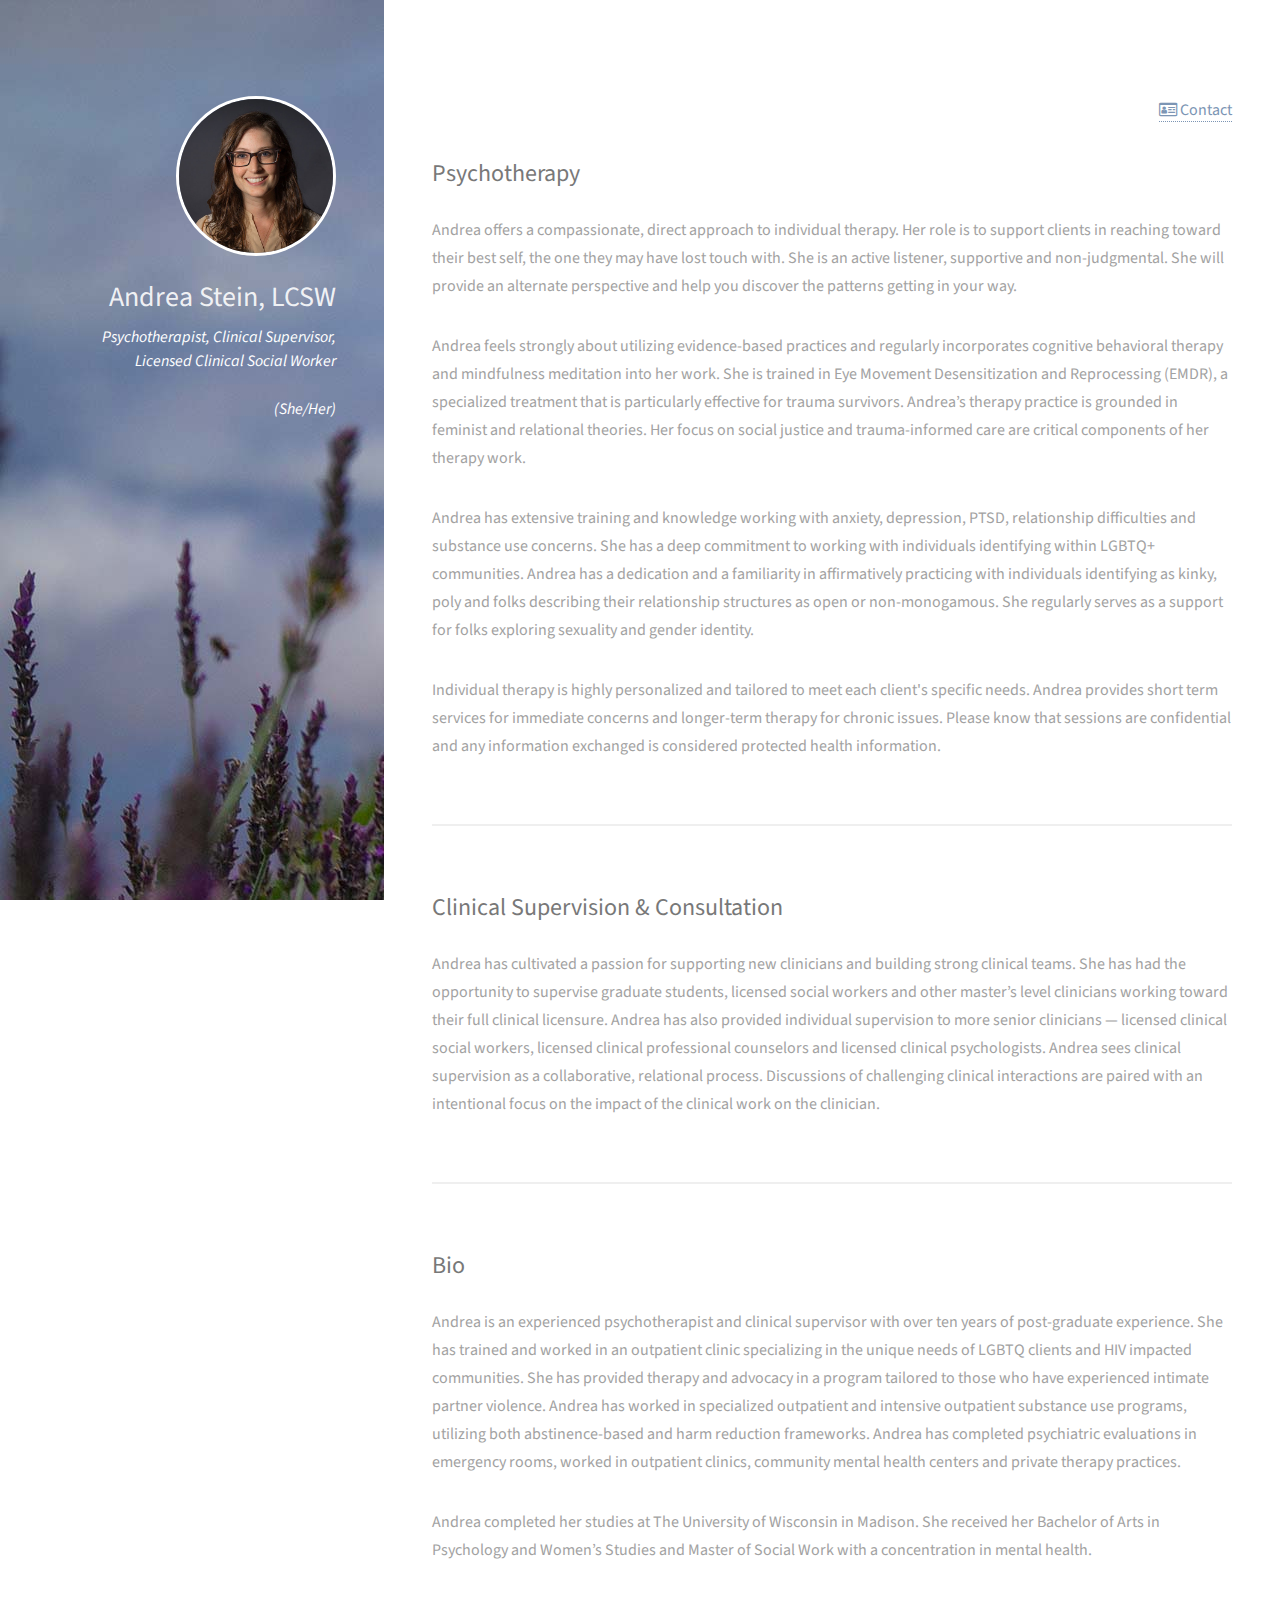
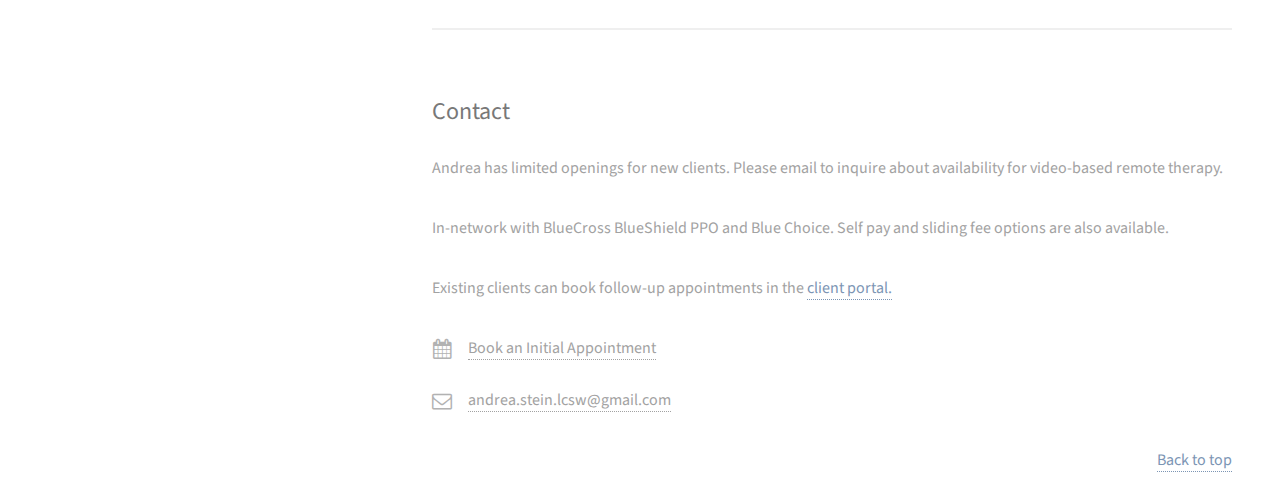
<file: index.html>
<!DOCTYPE HTML>

<html>
	<head>
		<title>Andrea Stein - Psychotherapy in Chicago</title>
		<meta charset="utf-8" />
		<meta name="viewport" content="width=device-width, initial-scale=1" />
		<!--[if lte IE 8]><script src="assets/js/ie/html5shiv.js"></script><![endif]-->
		<link rel="stylesheet" href="assets/css/main.css" />
		<link rel="stylesheet" href="assets/css/style.css" />
		<link rel="stylesheet" href="https://stackpath.bootstrapcdn.com/font-awesome/4.7.0/css/font-awesome.min.css" />
		<!--[if lte IE 8]><link rel="stylesheet" href="assets/css/ie8.css" /><![endif]-->
	</head>
	<body id="top">

		<!-- Header -->
			<header id="header">
				<img class="image avatar" src="images/avatar2.jpg" alt="" />
				<h1>Andrea Stein, LCSW</h1>
				<p class="tagline">Psychotherapist, Clinical Supervisor, Licensed Clinical Social Worker<br /><br />(She/Her)</p>

			</header>

		<!-- Main -->
			<div id="main">
					<section id="psychotherapy">
						<p class="contact-link"><a href="#one"><i class="fa fa-id-card-o" aria-hidden="true"></i> Contact</a></p>
						<h2>Psychotherapy</h2>
						<p>Andrea offers a compassionate, direct approach to individual therapy. Her role is to support clients in reaching toward their best self, the one they may have lost touch with. She is an active listener, supportive and non-judgmental. She will provide an alternate perspective and help you discover the patterns getting in your way. </p>

						<p>Andrea feels strongly about utilizing evidence-based practices and regularly incorporates cognitive behavioral therapy and mindfulness meditation into her work. She is trained in Eye Movement Desensitization and Reprocessing (EMDR), a specialized treatment that is particularly effective for trauma survivors. Andrea’s therapy practice is grounded in feminist and relational theories. Her focus on social justice and trauma-informed care are critical components of her therapy work. </p>
						
						<p>Andrea has extensive training and knowledge working with anxiety, depression, PTSD, relationship difficulties and substance use concerns. She has a deep commitment to working with individuals identifying within LGBTQ+ communities. Andrea has a dedication and a familiarity in affirmatively practicing with individuals identifying as kinky, poly and folks describing their relationship structures as open or non-monogamous. She regularly serves as a support for folks exploring sexuality and gender identity.</p>
						
						<p>Individual therapy is highly personalized and tailored to meet each client's specific needs. Andrea provides short term services for immediate concerns and longer-term therapy for chronic issues. Please know that sessions are confidential and any information exchanged is considered protected health information.</p>
					</section>


					<section id="clinical-supervision">
						<h2>Clinical Supervision & Consultation</h2>
						<p>Andrea has cultivated a passion for supporting new clinicians and building strong clinical teams. She has had the opportunity to supervise graduate students, licensed social workers and other master’s level clinicians working toward their full clinical licensure. Andrea has also provided individual supervision to more senior clinicians &mdash; licensed clinical social workers, licensed clinical professional counselors and licensed clinical psychologists. Andrea sees clinical supervision as a collaborative, relational process. Discussions of challenging clinical interactions are paired with an intentional focus on the impact of the clinical work on the clinician.</p>
					</section>

					<section id="bio">
						<h2>Bio</h2>
						<p>Andrea is an experienced psychotherapist and clinical supervisor with over ten years of post-graduate experience. She has trained and worked in an outpatient clinic specializing in the unique needs of LGBTQ clients and HIV impacted communities. She has provided therapy and advocacy in a program tailored to those who have experienced intimate partner violence. Andrea has worked in specialized outpatient and intensive outpatient substance use programs, utilizing both abstinence-based and harm reduction frameworks. Andrea has completed psychiatric evaluations in emergency rooms, worked in outpatient clinics, community mental health centers and private therapy practices. </p>

						<p>Andrea completed her studies at The University of Wisconsin in Madison. She received her Bachelor of Arts in Psychology and Women’s Studies and Master of Social Work with a concentration in mental health. </p>
					</section>

				<!-- Three -->
					<section id="contact">
						<h2 id="one">Contact</h2>
						<p>Andrea has limited openings for new clients. Please email to inquire about availability for video-based remote therapy.</p>
						<p>In-network with BlueCross BlueShield PPO and Blue Choice. Self pay and sliding fee options are also available.</p>
												<div class="row"><p>Existing clients can book follow-up appointments in the <a href="https://andrea-stein.clientsecure.me/sign-in">client portal.</a></p></div>

						<div class="row">
							<div class="4u$ 12u$(small)">
								<ul class="labeled-icons">
									<li>
										<h3 class="icon fa-calendar"></h3><a href="https://andrea-stein.clientsecure.me">Book an Initial Appointment </a>
									</li>
									<li>
										<h3 class="icon fa-envelope-o"><span class="label">Email</span></h3>
										<a href="mailto:andrea.stein.lcsw@gmail.com">andrea.stein.lcsw@gmail.com</a>
									</li>
								</ul>
							</div>	
						</div>
						<div class="pull-right"><a href="#">Back to top</a></div>
					</section>
			</div>

		<!-- Footer -->
			<footer id="footer">
				<ul class="copyright">
				</ul>
			</footer>

		<!-- Scripts -->
			<script src="assets/js/jquery.min.js"></script>
			<script src="assets/js/jquery.poptrox.min.js"></script>
			<script src="assets/js/skel.min.js"></script>
			<script src="assets/js/util.js"></script>
			<!--[if lte IE 8]><script src="assets/js/ie/respond.min.js"></script><![endif]-->
			<script src="assets/js/main.js"></script>

			<script>
  				(function(i,s,o,g,r,a,m){i['GoogleAnalyticsObject']=r;i[r]=i[r]||function(){
  				(i[r].q=i[r].q||[]).push(arguments)},i[r].l=1*new Date();a=s.createElement(o),
  				m=s.getElementsByTagName(o)[0];a.async=1;a.src=g;m.parentNode.insertBefore(a,m)
  				})(window,document,'script','//www.google-analytics.com/analytics.js','ga');

  				ga('create', 'UA-174220427-1', 'auto');
  				ga('send', 'pageview');

			</script>
			<script src="https://widget-cdn.simplepractice.com/assets/integration-1.0.js"></script>

	</body>
</html>
</file>
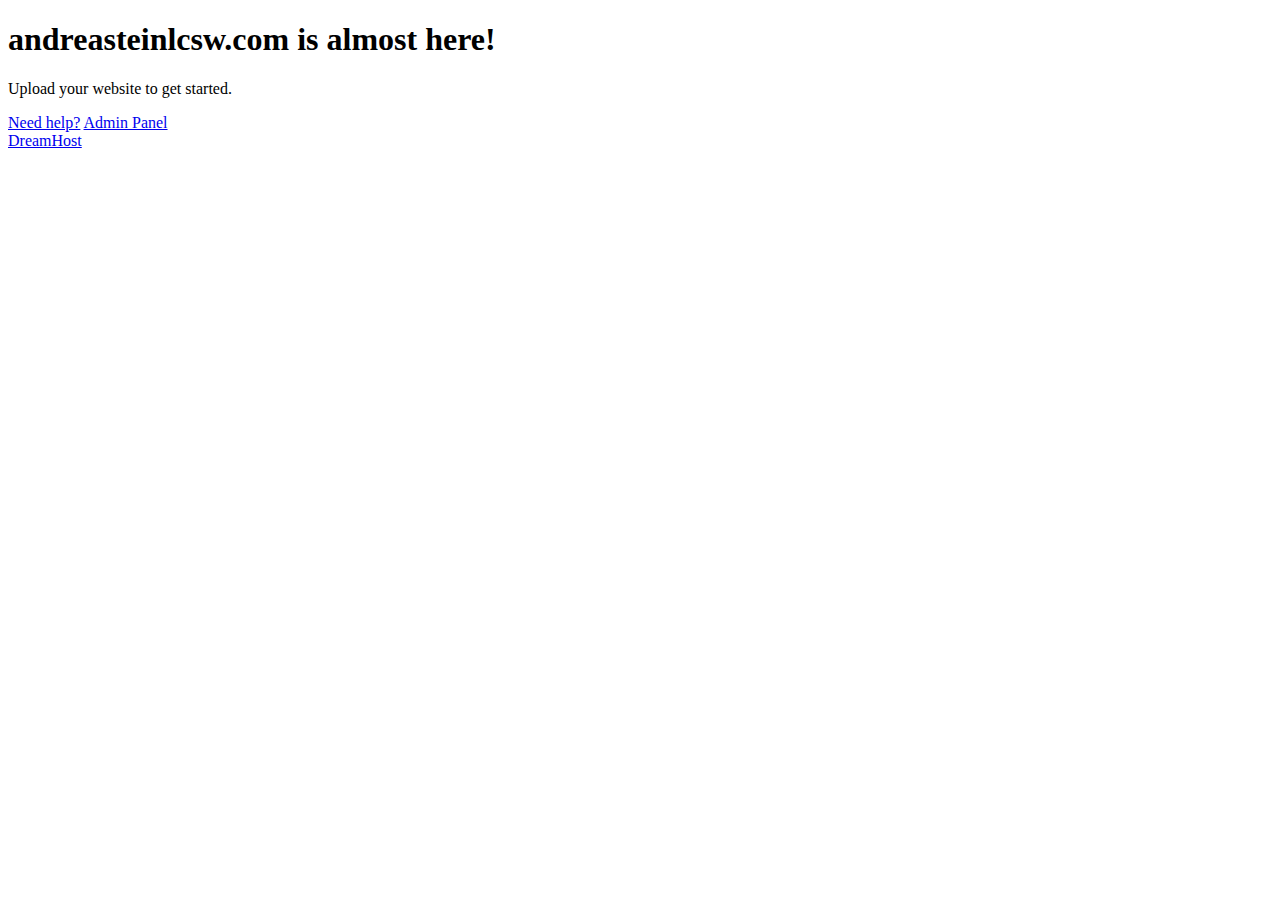
<file: quickstart.html>
<!doctype html>
<html>
<head>
	<title>andreasteinlcsw.com is almost here!</title>
	<meta name="description" content="The owner of this domain has not yet uploaded their website." />
	<link rel="stylesheet" href="//securendn.a.ssl.fastly.net/newpanel/css/singlepage.css" />
</head>

<body>
	<div class="page page-comingsoon">
		<h1>andreasteinlcsw.com is almost here!</h1>

		<p>Upload your website to get started.</p>

		<div class="button-row">
			<a href="http://wiki.dreamhost.com/Uploading_your_site" class="btn-simple">Need help?</a>
			<a href="https://panel.dreamhost.com" class="btn-simple">Admin Panel</a>
		</div>

		<a href="http://dreamhost.com" class="logo">DreamHost</a>
	</div>
</body>
</html>
</file>
<file: assets/css/style.css>
blockquote {
	/*border-left: solid 6px #efefef;*/
	font-style: italic;
	font-size: 1.75em;
	line-height: 1.25em;
	margin: 0 0 0 0;
	padding: 0.25em;
	text-align: center;
}

.tagline {
	padding-top: 10px;
    color: white;
    line-height: 1.5em;
    font-style: italic;
}

.contact-link {
	text-align: right;
}
</file>
<file: assets/css/main.css>
@import url("font-awesome.min.css");
@import url("http://fonts.googleapis.com/css?family=Source+Sans+Pro:400,400italic");


/* Reset */

	html, body, div, span, applet, object, iframe, h1, h2, h3, h4, h5, h6, p, blockquote, pre, a, abbr, acronym, address, big, cite, code, del, dfn, em, img, ins, kbd, q, s, samp, small, strike, strong, sub, sup, tt, var, b, u, i, center, dl, dt, dd, ol, ul, li, fieldset, form, label, legend, table, caption, tbody, tfoot, thead, tr, th, td, article, aside, canvas, details, embed, figure, figcaption, footer, header, hgroup, menu, nav, output, ruby, section, summary, time, mark, audio, video {
		margin: 0;
		padding: 0;
		border: 0;
		font-size: 100%;
		font: inherit;
		vertical-align: baseline;
	}

	article, aside, details, figcaption, figure, footer, header, hgroup, menu, nav, section {
		display: block;
	}

	body {
		line-height: 1;
	}

	ol, ul {
		list-style: none;
	}

	blockquote, q {
		quotes: none;
	}

	blockquote:before, blockquote:after, q:before, q:after {
		content: '';
		content: none;
	}

	table {
		border-collapse: collapse;
		border-spacing: 0;
	}

	body {
		-webkit-text-size-adjust: none;
	}

/* Box Model */

	*, *:before, *:after {
		-moz-box-sizing: border-box;
		-webkit-box-sizing: border-box;
		box-sizing: border-box;
	}

/* Containers */

	.container {
		margin-left: auto;
		margin-right: auto;
	}

	.container.\31 25\25 {
		width: 100%;
		max-width: 1200px;
		min-width: 960px;
	}

	.container.\37 5\25 {
		width: 720px;
	}

	.container.\35 0\25 {
		width: 480px;
	}

	.container.\32 5\25 {
		width: 240px;
	}

	.container {
		width: 960px;
	}

	@media screen and (max-width: 1800px) {

		.container.\31 25\25 {
			width: 100%;
			max-width: 1200px;
			min-width: 960px;
		}

		.container.\37 5\25 {
			width: 720px;
		}

		.container.\35 0\25 {
			width: 480px;
		}

		.container.\32 5\25 {
			width: 240px;
		}

		.container {
			width: 960px;
		}

	}

	@media screen and (max-width: 1280px) {

		.container.\31 25\25 {
			width: 100%;
			max-width: 1200px;
			min-width: 960px;
		}

		.container.\37 5\25 {
			width: 720px;
		}

		.container.\35 0\25 {
			width: 480px;
		}

		.container.\32 5\25 {
			width: 240px;
		}

		.container {
			width: 960px;
		}

	}

	@media screen and (max-width: 980px) {

		.container.\31 25\25 {
			width: 100%;
			max-width: 1200px;
			min-width: 960px;
		}

		.container.\37 5\25 {
			width: 720px;
		}

		.container.\35 0\25 {
			width: 480px;
		}

		.container.\32 5\25 {
			width: 240px;
		}

		.container {
			width: 960px;
		}

	}

	@media screen and (max-width: 736px) {

		.container.\31 25\25 {
			width: 100%;
			max-width: 1200px;
			min-width: 960px;
		}

		.container.\37 5\25 {
			width: 720px;
		}

		.container.\35 0\25 {
			width: 480px;
		}

		.container.\32 5\25 {
			width: 240px;
		}

		.container {
			width: 960px;
		}

	}

	@media screen and (max-width: 480px) {

		.container.\31 25\25 {
			width: 100%;
			max-width: 1200px;
			min-width: 960px;
		}

		.container.\37 5\25 {
			width: 720px;
		}

		.container.\35 0\25 {
			width: 480px;
		}

		.container.\32 5\25 {
			width: 240px;
		}

		.container {
			width: 960px;
		}

	}

/* Grid */

	.row {
		border-bottom: solid 1px transparent;
		-moz-box-sizing: border-box;
		-webkit-box-sizing: border-box;
		box-sizing: border-box;
	}

	.row > * {
		float: left;
		-moz-box-sizing: border-box;
		-webkit-box-sizing: border-box;
		box-sizing: border-box;
	}

	.row:after, .row:before {
		content: '';
		display: block;
		clear: both;
		height: 0;
	}

	.row.uniform > * > :first-child {
		margin-top: 0;
	}

	.row.uniform > * > :last-child {
		margin-bottom: 0;
	}

	.row.\30 \25 > * {
		padding: 0 0 0 0em;
	}

	.row.\30 \25 {
		margin: 0 0 -1px 0em;
	}

	.row.uniform.\30 \25 > * {
		padding: 0em 0 0 0em;
	}

	.row.uniform.\30 \25 {
		margin: 0em 0 -1px 0em;
	}

	.row > * {
		padding: 0 0 0 2.5em;
	}

	.row {
		margin: 0 0 -1px -2.5em;
	}

	.row.uniform > * {
		padding: 2.5em 0 0 2.5em;
	}

	.row.uniform {
		margin: -2.5em 0 -1px -2.5em;
	}

	.row.\32 00\25 > * {
		padding: 0 0 0 5em;
	}

	.row.\32 00\25 {
		margin: 0 0 -1px -5em;
	}

	.row.uniform.\32 00\25 > * {
		padding: 5em 0 0 5em;
	}

	.row.uniform.\32 00\25 {
		margin: -5em 0 -1px -5em;
	}

	.row.\31 50\25 > * {
		padding: 0 0 0 3.75em;
	}

	.row.\31 50\25 {
		margin: 0 0 -1px -3.75em;
	}

	.row.uniform.\31 50\25 > * {
		padding: 3.75em 0 0 3.75em;
	}

	.row.uniform.\31 50\25 {
		margin: -3.75em 0 -1px -3.75em;
	}

	.row.\35 0\25 > * {
		padding: 0 0 0 1.25em;
	}

	.row.\35 0\25 {
		margin: 0 0 -1px -1.25em;
	}

	.row.uniform.\35 0\25 > * {
		padding: 1.25em 0 0 1.25em;
	}

	.row.uniform.\35 0\25 {
		margin: -1.25em 0 -1px -1.25em;
	}

	.row.\32 5\25 > * {
		padding: 0 0 0 0.625em;
	}

	.row.\32 5\25 {
		margin: 0 0 -1px -0.625em;
	}

	.row.uniform.\32 5\25 > * {
		padding: 0.625em 0 0 0.625em;
	}

	.row.uniform.\32 5\25 {
		margin: -0.625em 0 -1px -0.625em;
	}

	.\31 2u, .\31 2u\24 {
		width: 100%;
		clear: none;
		margin-left: 0;
	}

	.\31 1u, .\31 1u\24 {
		width: 91.6666666667%;
		clear: none;
		margin-left: 0;
	}

	.\31 0u, .\31 0u\24 {
		width: 83.3333333333%;
		clear: none;
		margin-left: 0;
	}

	.\39 u, .\39 u\24 {
		width: 75%;
		clear: none;
		margin-left: 0;
	}

	.\38 u, .\38 u\24 {
		width: 66.6666666667%;
		clear: none;
		margin-left: 0;
	}

	.\37 u, .\37 u\24 {
		width: 58.3333333333%;
		clear: none;
		margin-left: 0;
	}

	.\36 u, .\36 u\24 {
		width: 50%;
		clear: none;
		margin-left: 0;
	}

	.\35 u, .\35 u\24 {
		width: 41.6666666667%;
		clear: none;
		margin-left: 0;
	}

	.\34 u, .\34 u\24 {
		width: 33.3333333333%;
		clear: none;
		margin-left: 0;
	}

	.\33 u, .\33 u\24 {
		width: 25%;
		clear: none;
		margin-left: 0;
	}

	.\32 u, .\32 u\24 {
		width: 16.6666666667%;
		clear: none;
		margin-left: 0;
	}

	.\31 u, .\31 u\24 {
		width: 8.3333333333%;
		clear: none;
		margin-left: 0;
	}

	.\31 2u\24 + *,
	.\31 1u\24 + *,
	.\31 0u\24 + *,
	.\39 u\24 + *,
	.\38 u\24 + *,
	.\37 u\24 + *,
	.\36 u\24 + *,
	.\35 u\24 + *,
	.\34 u\24 + *,
	.\33 u\24 + *,
	.\32 u\24 + *,
	.\31 u\24 + * {
		clear: left;
	}

	.\-11u {
		margin-left: 91.66667%;
	}

	.\-10u {
		margin-left: 83.33333%;
	}

	.\-9u {
		margin-left: 75%;
	}

	.\-8u {
		margin-left: 66.66667%;
	}

	.\-7u {
		margin-left: 58.33333%;
	}

	.\-6u {
		margin-left: 50%;
	}

	.\-5u {
		margin-left: 41.66667%;
	}

	.\-4u {
		margin-left: 33.33333%;
	}

	.\-3u {
		margin-left: 25%;
	}

	.\-2u {
		margin-left: 16.66667%;
	}

	.\-1u {
		margin-left: 8.33333%;
	}

	@media screen and (max-width: 1800px) {

		.row > * {
			padding: 0 0 0 2.5em;
		}

		.row {
			margin: 0 0 -1px -2.5em;
		}

		.row.uniform > * {
			padding: 2.5em 0 0 2.5em;
		}

		.row.uniform {
			margin: -2.5em 0 -1px -2.5em;
		}

		.row.\32 00\25 > * {
			padding: 0 0 0 5em;
		}

		.row.\32 00\25 {
			margin: 0 0 -1px -5em;
		}

		.row.uniform.\32 00\25 > * {
			padding: 5em 0 0 5em;
		}

		.row.uniform.\32 00\25 {
			margin: -5em 0 -1px -5em;
		}

		.row.\31 50\25 > * {
			padding: 0 0 0 3.75em;
		}

		.row.\31 50\25 {
			margin: 0 0 -1px -3.75em;
		}

		.row.uniform.\31 50\25 > * {
			padding: 3.75em 0 0 3.75em;
		}

		.row.uniform.\31 50\25 {
			margin: -3.75em 0 -1px -3.75em;
		}

		.row.\35 0\25 > * {
			padding: 0 0 0 1.25em;
		}

		.row.\35 0\25 {
			margin: 0 0 -1px -1.25em;
		}

		.row.uniform.\35 0\25 > * {
			padding: 1.25em 0 0 1.25em;
		}

		.row.uniform.\35 0\25 {
			margin: -1.25em 0 -1px -1.25em;
		}

		.row.\32 5\25 > * {
			padding: 0 0 0 0.625em;
		}

		.row.\32 5\25 {
			margin: 0 0 -1px -0.625em;
		}

		.row.uniform.\32 5\25 > * {
			padding: 0.625em 0 0 0.625em;
		}

		.row.uniform.\32 5\25 {
			margin: -0.625em 0 -1px -0.625em;
		}

		.\31 2u\28xlarge\29, .\31 2u\24\28xlarge\29 {
			width: 100%;
			clear: none;
			margin-left: 0;
		}

		.\31 1u\28xlarge\29, .\31 1u\24\28xlarge\29 {
			width: 91.6666666667%;
			clear: none;
			margin-left: 0;
		}

		.\31 0u\28xlarge\29, .\31 0u\24\28xlarge\29 {
			width: 83.3333333333%;
			clear: none;
			margin-left: 0;
		}

		.\39 u\28xlarge\29, .\39 u\24\28xlarge\29 {
			width: 75%;
			clear: none;
			margin-left: 0;
		}

		.\38 u\28xlarge\29, .\38 u\24\28xlarge\29 {
			width: 66.6666666667%;
			clear: none;
			margin-left: 0;
		}

		.\37 u\28xlarge\29, .\37 u\24\28xlarge\29 {
			width: 58.3333333333%;
			clear: none;
			margin-left: 0;
		}

		.\36 u\28xlarge\29, .\36 u\24\28xlarge\29 {
			width: 50%;
			clear: none;
			margin-left: 0;
		}

		.\35 u\28xlarge\29, .\35 u\24\28xlarge\29 {
			width: 41.6666666667%;
			clear: none;
			margin-left: 0;
		}

		.\34 u\28xlarge\29, .\34 u\24\28xlarge\29 {
			width: 33.3333333333%;
			clear: none;
			margin-left: 0;
		}

		.\33 u\28xlarge\29, .\33 u\24\28xlarge\29 {
			width: 25%;
			clear: none;
			margin-left: 0;
		}

		.\32 u\28xlarge\29, .\32 u\24\28xlarge\29 {
			width: 16.6666666667%;
			clear: none;
			margin-left: 0;
		}

		.\31 u\28xlarge\29, .\31 u\24\28xlarge\29 {
			width: 8.3333333333%;
			clear: none;
			margin-left: 0;
		}

		.\31 2u\24\28xlarge\29 + *,
		.\31 1u\24\28xlarge\29 + *,
		.\31 0u\24\28xlarge\29 + *,
		.\39 u\24\28xlarge\29 + *,
		.\38 u\24\28xlarge\29 + *,
		.\37 u\24\28xlarge\29 + *,
		.\36 u\24\28xlarge\29 + *,
		.\35 u\24\28xlarge\29 + *,
		.\34 u\24\28xlarge\29 + *,
		.\33 u\24\28xlarge\29 + *,
		.\32 u\24\28xlarge\29 + *,
		.\31 u\24\28xlarge\29 + * {
			clear: left;
		}

		.\-11u\28xlarge\29 {
			margin-left: 91.66667%;
		}

		.\-10u\28xlarge\29 {
			margin-left: 83.33333%;
		}

		.\-9u\28xlarge\29 {
			margin-left: 75%;
		}

		.\-8u\28xlarge\29 {
			margin-left: 66.66667%;
		}

		.\-7u\28xlarge\29 {
			margin-left: 58.33333%;
		}

		.\-6u\28xlarge\29 {
			margin-left: 50%;
		}

		.\-5u\28xlarge\29 {
			margin-left: 41.66667%;
		}

		.\-4u\28xlarge\29 {
			margin-left: 33.33333%;
		}

		.\-3u\28xlarge\29 {
			margin-left: 25%;
		}

		.\-2u\28xlarge\29 {
			margin-left: 16.66667%;
		}

		.\-1u\28xlarge\29 {
			margin-left: 8.33333%;
		}

	}

	@media screen and (max-width: 1280px) {

		.row > * {
			padding: 0 0 0 2em;
		}

		.row {
			margin: 0 0 -1px -2em;
		}

		.row.uniform > * {
			padding: 2em 0 0 2em;
		}

		.row.uniform {
			margin: -2em 0 -1px -2em;
		}

		.row.\32 00\25 > * {
			padding: 0 0 0 4em;
		}

		.row.\32 00\25 {
			margin: 0 0 -1px -4em;
		}

		.row.uniform.\32 00\25 > * {
			padding: 4em 0 0 4em;
		}

		.row.uniform.\32 00\25 {
			margin: -4em 0 -1px -4em;
		}

		.row.\31 50\25 > * {
			padding: 0 0 0 3em;
		}

		.row.\31 50\25 {
			margin: 0 0 -1px -3em;
		}

		.row.uniform.\31 50\25 > * {
			padding: 3em 0 0 3em;
		}

		.row.uniform.\31 50\25 {
			margin: -3em 0 -1px -3em;
		}

		.row.\35 0\25 > * {
			padding: 0 0 0 1em;
		}

		.row.\35 0\25 {
			margin: 0 0 -1px -1em;
		}

		.row.uniform.\35 0\25 > * {
			padding: 1em 0 0 1em;
		}

		.row.uniform.\35 0\25 {
			margin: -1em 0 -1px -1em;
		}

		.row.\32 5\25 > * {
			padding: 0 0 0 0.5em;
		}

		.row.\32 5\25 {
			margin: 0 0 -1px -0.5em;
		}

		.row.uniform.\32 5\25 > * {
			padding: 0.5em 0 0 0.5em;
		}

		.row.uniform.\32 5\25 {
			margin: -0.5em 0 -1px -0.5em;
		}

		.\31 2u\28large\29, .\31 2u\24\28large\29 {
			width: 100%;
			clear: none;
			margin-left: 0;
		}

		.\31 1u\28large\29, .\31 1u\24\28large\29 {
			width: 91.6666666667%;
			clear: none;
			margin-left: 0;
		}

		.\31 0u\28large\29, .\31 0u\24\28large\29 {
			width: 83.3333333333%;
			clear: none;
			margin-left: 0;
		}

		.\39 u\28large\29, .\39 u\24\28large\29 {
			width: 75%;
			clear: none;
			margin-left: 0;
		}

		.\38 u\28large\29, .\38 u\24\28large\29 {
			width: 66.6666666667%;
			clear: none;
			margin-left: 0;
		}

		.\37 u\28large\29, .\37 u\24\28large\29 {
			width: 58.3333333333%;
			clear: none;
			margin-left: 0;
		}

		.\36 u\28large\29, .\36 u\24\28large\29 {
			width: 50%;
			clear: none;
			margin-left: 0;
		}

		.\35 u\28large\29, .\35 u\24\28large\29 {
			width: 41.6666666667%;
			clear: none;
			margin-left: 0;
		}

		.\34 u\28large\29, .\34 u\24\28large\29 {
			width: 33.3333333333%;
			clear: none;
			margin-left: 0;
		}

		.\33 u\28large\29, .\33 u\24\28large\29 {
			width: 25%;
			clear: none;
			margin-left: 0;
		}

		.\32 u\28large\29, .\32 u\24\28large\29 {
			width: 16.6666666667%;
			clear: none;
			margin-left: 0;
		}

		.\31 u\28large\29, .\31 u\24\28large\29 {
			width: 8.3333333333%;
			clear: none;
			margin-left: 0;
		}

		.\31 2u\24\28large\29 + *,
		.\31 1u\24\28large\29 + *,
		.\31 0u\24\28large\29 + *,
		.\39 u\24\28large\29 + *,
		.\38 u\24\28large\29 + *,
		.\37 u\24\28large\29 + *,
		.\36 u\24\28large\29 + *,
		.\35 u\24\28large\29 + *,
		.\34 u\24\28large\29 + *,
		.\33 u\24\28large\29 + *,
		.\32 u\24\28large\29 + *,
		.\31 u\24\28large\29 + * {
			clear: left;
		}

		.\-11u\28large\29 {
			margin-left: 91.66667%;
		}

		.\-10u\28large\29 {
			margin-left: 83.33333%;
		}

		.\-9u\28large\29 {
			margin-left: 75%;
		}

		.\-8u\28large\29 {
			margin-left: 66.66667%;
		}

		.\-7u\28large\29 {
			margin-left: 58.33333%;
		}

		.\-6u\28large\29 {
			margin-left: 50%;
		}

		.\-5u\28large\29 {
			margin-left: 41.66667%;
		}

		.\-4u\28large\29 {
			margin-left: 33.33333%;
		}

		.\-3u\28large\29 {
			margin-left: 25%;
		}

		.\-2u\28large\29 {
			margin-left: 16.66667%;
		}

		.\-1u\28large\29 {
			margin-left: 8.33333%;
		}

	}

	@media screen and (max-width: 980px) {

		.row > * {
			padding: 0 0 0 2em;
		}

		.row {
			margin: 0 0 -1px -2em;
		}

		.row.uniform > * {
			padding: 2em 0 0 2em;
		}

		.row.uniform {
			margin: -2em 0 -1px -2em;
		}

		.row.\32 00\25 > * {
			padding: 0 0 0 4em;
		}

		.row.\32 00\25 {
			margin: 0 0 -1px -4em;
		}

		.row.uniform.\32 00\25 > * {
			padding: 4em 0 0 4em;
		}

		.row.uniform.\32 00\25 {
			margin: -4em 0 -1px -4em;
		}

		.row.\31 50\25 > * {
			padding: 0 0 0 3em;
		}

		.row.\31 50\25 {
			margin: 0 0 -1px -3em;
		}

		.row.uniform.\31 50\25 > * {
			padding: 3em 0 0 3em;
		}

		.row.uniform.\31 50\25 {
			margin: -3em 0 -1px -3em;
		}

		.row.\35 0\25 > * {
			padding: 0 0 0 1em;
		}

		.row.\35 0\25 {
			margin: 0 0 -1px -1em;
		}

		.row.uniform.\35 0\25 > * {
			padding: 1em 0 0 1em;
		}

		.row.uniform.\35 0\25 {
			margin: -1em 0 -1px -1em;
		}

		.row.\32 5\25 > * {
			padding: 0 0 0 0.5em;
		}

		.row.\32 5\25 {
			margin: 0 0 -1px -0.5em;
		}

		.row.uniform.\32 5\25 > * {
			padding: 0.5em 0 0 0.5em;
		}

		.row.uniform.\32 5\25 {
			margin: -0.5em 0 -1px -0.5em;
		}

		.\31 2u\28medium\29, .\31 2u\24\28medium\29 {
			width: 100%;
			clear: none;
			margin-left: 0;
		}

		.\31 1u\28medium\29, .\31 1u\24\28medium\29 {
			width: 91.6666666667%;
			clear: none;
			margin-left: 0;
		}

		.\31 0u\28medium\29, .\31 0u\24\28medium\29 {
			width: 83.3333333333%;
			clear: none;
			margin-left: 0;
		}

		.\39 u\28medium\29, .\39 u\24\28medium\29 {
			width: 75%;
			clear: none;
			margin-left: 0;
		}

		.\38 u\28medium\29, .\38 u\24\28medium\29 {
			width: 66.6666666667%;
			clear: none;
			margin-left: 0;
		}

		.\37 u\28medium\29, .\37 u\24\28medium\29 {
			width: 58.3333333333%;
			clear: none;
			margin-left: 0;
		}

		.\36 u\28medium\29, .\36 u\24\28medium\29 {
			width: 50%;
			clear: none;
			margin-left: 0;
		}

		.\35 u\28medium\29, .\35 u\24\28medium\29 {
			width: 41.6666666667%;
			clear: none;
			margin-left: 0;
		}

		.\34 u\28medium\29, .\34 u\24\28medium\29 {
			width: 33.3333333333%;
			clear: none;
			margin-left: 0;
		}

		.\33 u\28medium\29, .\33 u\24\28medium\29 {
			width: 25%;
			clear: none;
			margin-left: 0;
		}

		.\32 u\28medium\29, .\32 u\24\28medium\29 {
			width: 16.6666666667%;
			clear: none;
			margin-left: 0;
		}

		.\31 u\28medium\29, .\31 u\24\28medium\29 {
			width: 8.3333333333%;
			clear: none;
			margin-left: 0;
		}

		.\31 2u\24\28medium\29 + *,
		.\31 1u\24\28medium\29 + *,
		.\31 0u\24\28medium\29 + *,
		.\39 u\24\28medium\29 + *,
		.\38 u\24\28medium\29 + *,
		.\37 u\24\28medium\29 + *,
		.\36 u\24\28medium\29 + *,
		.\35 u\24\28medium\29 + *,
		.\34 u\24\28medium\29 + *,
		.\33 u\24\28medium\29 + *,
		.\32 u\24\28medium\29 + *,
		.\31 u\24\28medium\29 + * {
			clear: left;
		}

		.\-11u\28medium\29 {
			margin-left: 91.66667%;
		}

		.\-10u\28medium\29 {
			margin-left: 83.33333%;
		}

		.\-9u\28medium\29 {
			margin-left: 75%;
		}

		.\-8u\28medium\29 {
			margin-left: 66.66667%;
		}

		.\-7u\28medium\29 {
			margin-left: 58.33333%;
		}

		.\-6u\28medium\29 {
			margin-left: 50%;
		}

		.\-5u\28medium\29 {
			margin-left: 41.66667%;
		}

		.\-4u\28medium\29 {
			margin-left: 33.33333%;
		}

		.\-3u\28medium\29 {
			margin-left: 25%;
		}

		.\-2u\28medium\29 {
			margin-left: 16.66667%;
		}

		.\-1u\28medium\29 {
			margin-left: 8.33333%;
		}

	}

	@media screen and (max-width: 736px) {

		.row > * {
			padding: 0 0 0 1.5em;
		}

		.row {
			margin: 0 0 -1px -1.5em;
		}

		.row.uniform > * {
			padding: 1.5em 0 0 1.5em;
		}

		.row.uniform {
			margin: -1.5em 0 -1px -1.5em;
		}

		.row.\32 00\25 > * {
			padding: 0 0 0 3em;
		}

		.row.\32 00\25 {
			margin: 0 0 -1px -3em;
		}

		.row.uniform.\32 00\25 > * {
			padding: 3em 0 0 3em;
		}

		.row.uniform.\32 00\25 {
			margin: -3em 0 -1px -3em;
		}

		.row.\31 50\25 > * {
			padding: 0 0 0 2.25em;
		}

		.row.\31 50\25 {
			margin: 0 0 -1px -2.25em;
		}

		.row.uniform.\31 50\25 > * {
			padding: 2.25em 0 0 2.25em;
		}

		.row.uniform.\31 50\25 {
			margin: -2.25em 0 -1px -2.25em;
		}

		.row.\35 0\25 > * {
			padding: 0 0 0 0.75em;
		}

		.row.\35 0\25 {
			margin: 0 0 -1px -0.75em;
		}

		.row.uniform.\35 0\25 > * {
			padding: 0.75em 0 0 0.75em;
		}

		.row.uniform.\35 0\25 {
			margin: -0.75em 0 -1px -0.75em;
		}

		.row.\32 5\25 > * {
			padding: 0 0 0 0.375em;
		}

		.row.\32 5\25 {
			margin: 0 0 -1px -0.375em;
		}

		.row.uniform.\32 5\25 > * {
			padding: 0.375em 0 0 0.375em;
		}

		.row.uniform.\32 5\25 {
			margin: -0.375em 0 -1px -0.375em;
		}

		.\31 2u\28small\29, .\31 2u\24\28small\29 {
			width: 100%;
			clear: none;
			margin-left: 0;
		}

		.\31 1u\28small\29, .\31 1u\24\28small\29 {
			width: 91.6666666667%;
			clear: none;
			margin-left: 0;
		}

		.\31 0u\28small\29, .\31 0u\24\28small\29 {
			width: 83.3333333333%;
			clear: none;
			margin-left: 0;
		}

		.\39 u\28small\29, .\39 u\24\28small\29 {
			width: 75%;
			clear: none;
			margin-left: 0;
		}

		.\38 u\28small\29, .\38 u\24\28small\29 {
			width: 66.6666666667%;
			clear: none;
			margin-left: 0;
		}

		.\37 u\28small\29, .\37 u\24\28small\29 {
			width: 58.3333333333%;
			clear: none;
			margin-left: 0;
		}

		.\36 u\28small\29, .\36 u\24\28small\29 {
			width: 50%;
			clear: none;
			margin-left: 0;
		}

		.\35 u\28small\29, .\35 u\24\28small\29 {
			width: 41.6666666667%;
			clear: none;
			margin-left: 0;
		}

		.\34 u\28small\29, .\34 u\24\28small\29 {
			width: 33.3333333333%;
			clear: none;
			margin-left: 0;
		}

		.\33 u\28small\29, .\33 u\24\28small\29 {
			width: 25%;
			clear: none;
			margin-left: 0;
		}

		.\32 u\28small\29, .\32 u\24\28small\29 {
			width: 16.6666666667%;
			clear: none;
			margin-left: 0;
		}

		.\31 u\28small\29, .\31 u\24\28small\29 {
			width: 8.3333333333%;
			clear: none;
			margin-left: 0;
		}

		.\31 2u\24\28small\29 + *,
		.\31 1u\24\28small\29 + *,
		.\31 0u\24\28small\29 + *,
		.\39 u\24\28small\29 + *,
		.\38 u\24\28small\29 + *,
		.\37 u\24\28small\29 + *,
		.\36 u\24\28small\29 + *,
		.\35 u\24\28small\29 + *,
		.\34 u\24\28small\29 + *,
		.\33 u\24\28small\29 + *,
		.\32 u\24\28small\29 + *,
		.\31 u\24\28small\29 + * {
			clear: left;
		}

		.\-11u\28small\29 {
			margin-left: 91.66667%;
		}

		.\-10u\28small\29 {
			margin-left: 83.33333%;
		}

		.\-9u\28small\29 {
			margin-left: 75%;
		}

		.\-8u\28small\29 {
			margin-left: 66.66667%;
		}

		.\-7u\28small\29 {
			margin-left: 58.33333%;
		}

		.\-6u\28small\29 {
			margin-left: 50%;
		}

		.\-5u\28small\29 {
			margin-left: 41.66667%;
		}

		.\-4u\28small\29 {
			margin-left: 33.33333%;
		}

		.\-3u\28small\29 {
			margin-left: 25%;
		}

		.\-2u\28small\29 {
			margin-left: 16.66667%;
		}

		.\-1u\28small\29 {
			margin-left: 8.33333%;
		}

	}

	@media screen and (max-width: 480px) {

		.row > * {
			padding: 0 0 0 1.5em;
		}

		.row {
			margin: 0 0 -1px -1.5em;
		}

		.row.uniform > * {
			padding: 1.5em 0 0 1.5em;
		}

		.row.uniform {
			margin: -1.5em 0 -1px -1.5em;
		}

		.row.\32 00\25 > * {
			padding: 0 0 0 3em;
		}

		.row.\32 00\25 {
			margin: 0 0 -1px -3em;
		}

		.row.uniform.\32 00\25 > * {
			padding: 3em 0 0 3em;
		}

		.row.uniform.\32 00\25 {
			margin: -3em 0 -1px -3em;
		}

		.row.\31 50\25 > * {
			padding: 0 0 0 2.25em;
		}

		.row.\31 50\25 {
			margin: 0 0 -1px -2.25em;
		}

		.row.uniform.\31 50\25 > * {
			padding: 2.25em 0 0 2.25em;
		}

		.row.uniform.\31 50\25 {
			margin: -2.25em 0 -1px -2.25em;
		}

		.row.\35 0\25 > * {
			padding: 0 0 0 0.75em;
		}

		.row.\35 0\25 {
			margin: 0 0 -1px -0.75em;
		}

		.row.uniform.\35 0\25 > * {
			padding: 0.75em 0 0 0.75em;
		}

		.row.uniform.\35 0\25 {
			margin: -0.75em 0 -1px -0.75em;
		}

		.row.\32 5\25 > * {
			padding: 0 0 0 0.375em;
		}

		.row.\32 5\25 {
			margin: 0 0 -1px -0.375em;
		}

		.row.uniform.\32 5\25 > * {
			padding: 0.375em 0 0 0.375em;
		}

		.row.uniform.\32 5\25 {
			margin: -0.375em 0 -1px -0.375em;
		}

		.\31 2u\28xsmall\29, .\31 2u\24\28xsmall\29 {
			width: 100%;
			clear: none;
			margin-left: 0;
		}

		.\31 1u\28xsmall\29, .\31 1u\24\28xsmall\29 {
			width: 91.6666666667%;
			clear: none;
			margin-left: 0;
		}

		.\31 0u\28xsmall\29, .\31 0u\24\28xsmall\29 {
			width: 83.3333333333%;
			clear: none;
			margin-left: 0;
		}

		.\39 u\28xsmall\29, .\39 u\24\28xsmall\29 {
			width: 75%;
			clear: none;
			margin-left: 0;
		}

		.\38 u\28xsmall\29, .\38 u\24\28xsmall\29 {
			width: 66.6666666667%;
			clear: none;
			margin-left: 0;
		}

		.\37 u\28xsmall\29, .\37 u\24\28xsmall\29 {
			width: 58.3333333333%;
			clear: none;
			margin-left: 0;
		}

		.\36 u\28xsmall\29, .\36 u\24\28xsmall\29 {
			width: 50%;
			clear: none;
			margin-left: 0;
		}

		.\35 u\28xsmall\29, .\35 u\24\28xsmall\29 {
			width: 41.6666666667%;
			clear: none;
			margin-left: 0;
		}

		.\34 u\28xsmall\29, .\34 u\24\28xsmall\29 {
			width: 33.3333333333%;
			clear: none;
			margin-left: 0;
		}

		.\33 u\28xsmall\29, .\33 u\24\28xsmall\29 {
			width: 25%;
			clear: none;
			margin-left: 0;
		}

		.\32 u\28xsmall\29, .\32 u\24\28xsmall\29 {
			width: 16.6666666667%;
			clear: none;
			margin-left: 0;
		}

		.\31 u\28xsmall\29, .\31 u\24\28xsmall\29 {
			width: 8.3333333333%;
			clear: none;
			margin-left: 0;
		}

		.\31 2u\24\28xsmall\29 + *,
		.\31 1u\24\28xsmall\29 + *,
		.\31 0u\24\28xsmall\29 + *,
		.\39 u\24\28xsmall\29 + *,
		.\38 u\24\28xsmall\29 + *,
		.\37 u\24\28xsmall\29 + *,
		.\36 u\24\28xsmall\29 + *,
		.\35 u\24\28xsmall\29 + *,
		.\34 u\24\28xsmall\29 + *,
		.\33 u\24\28xsmall\29 + *,
		.\32 u\24\28xsmall\29 + *,
		.\31 u\24\28xsmall\29 + * {
			clear: left;
		}

		.\-11u\28xsmall\29 {
			margin-left: 91.66667%;
		}

		.\-10u\28xsmall\29 {
			margin-left: 83.33333%;
		}

		.\-9u\28xsmall\29 {
			margin-left: 75%;
		}

		.\-8u\28xsmall\29 {
			margin-left: 66.66667%;
		}

		.\-7u\28xsmall\29 {
			margin-left: 58.33333%;
		}

		.\-6u\28xsmall\29 {
			margin-left: 50%;
		}

		.\-5u\28xsmall\29 {
			margin-left: 41.66667%;
		}

		.\-4u\28xsmall\29 {
			margin-left: 33.33333%;
		}

		.\-3u\28xsmall\29 {
			margin-left: 25%;
		}

		.\-2u\28xsmall\29 {
			margin-left: 16.66667%;
		}

		.\-1u\28xsmall\29 {
			margin-left: 8.33333%;
		}

	}

/* Basic */

	body {
		background: #fff;
	}

		body.is-loading *, body.is-loading *:before, body.is-loading *:after {
			-moz-animation: none !important;
			-webkit-animation: none !important;
			-ms-animation: none !important;
			animation: none !important;
			-moz-transition: none !important;
			-webkit-transition: none !important;
			-ms-transition: none !important;
			transition: none !important;
		}

	body, input, select, textarea {
		color: #a2a2a2;
		font-family: "Source Sans Pro", Helvetica, sans-serif;
		font-size: 16pt;
		font-weight: 400;
		line-height: 1.75em;
	}

	a {
		-moz-transition: color 0.2s ease-in-out, border-color 0.2s ease-in-out;
		-webkit-transition: color 0.2s ease-in-out, border-color 0.2s ease-in-out;
		-ms-transition: color 0.2s ease-in-out, border-color 0.2s ease-in-out;
		transition: color 0.2s ease-in-out, border-color 0.2s ease-in-out;
		border-bottom: dotted 1px;
		color: #7c95b4;
		text-decoration: none;
	}

		a:hover {
			border-bottom-color: transparent;
			color: #7c95b4  !important; 
			text-decoration: none;
		}

	strong, b {
		color: #787878;
		font-weight: 400;
	}

	em, i {
		font-style: italic;
	}

	p {
		margin: 0 0 2em 0;
	}

	h1, h2, h3, h4, h5, h6 {
		color: #787878;
		font-weight: 400;
		line-height: 1em;
		margin: 0 0 1em 0;
	}

		h1 a, h2 a, h3 a, h4 a, h5 a, h6 a {
			color: inherit;
			text-decoration: none;
		}

	h1 {
		font-size: 2em;
		line-height: 1.5em;
	}

	h2 {
		font-size: 1.5em;
		line-height: 1.5em;
	}

	h3 {
		font-size: 1.25em;
		line-height: 1.5em;
	}

	h4 {
		font-size: 1.1em;
		line-height: 1.5em;
	}

	h5 {
		font-size: 0.9em;
		line-height: 1.5em;
	}

	h6 {
		font-size: 0.7em;
		line-height: 1.5em;
	}

	sub {
		font-size: 0.8em;
		position: relative;
		top: 0.5em;
	}

	sup {
		font-size: 0.8em;
		position: relative;
		top: -0.5em;
	}

	hr {
		border: 0;
		border-bottom: solid 2px #efefef;
		margin: 2em 0;
	}

		hr.major {
			margin: 3em 0;
		}


	code {
		background: #f7f7f7;
		border-radius: 0.35em;
		border: solid 2px #efefef;
		font-family: "Courier New", monospace;
		font-size: 0.9em;
		margin: 0 0.25em;
		padding: 0.25em 0.65em;
	}

	pre {
		-webkit-overflow-scrolling: touch;
		font-family: "Courier New", monospace;
		font-size: 0.9em;
		margin: 0 0 2em 0;
	}

		pre code {
			display: block;
			line-height: 1.75em;
			padding: 1em 1.5em;
			overflow-x: auto;
		}

	.align-left {
		text-align: left;
	}

	.align-center {
		text-align: center;
	}

	.align-right {
		text-align: right;
	}

/* Section/Article */

	section.special, article.special {
		text-align: center;
	}

	header p {
		color: #b2b2b2;
		position: relative;
		margin: 0 0 1.5em 0;
	}

	header h2 + p {
		font-size: 1.25em;
		margin-top: -1em;
		line-height: 1.5em;
	}

	header h3 + p {
		font-size: 1.1em;
		margin-top: -0.8em;
		line-height: 1.5em;
	}

	header h4 + p,
	header h5 + p,
	header h6 + p {
		font-size: 0.9em;
		margin-top: -0.6em;
		line-height: 1.5em;
	}

	header.major h2 {
		font-size: 2em;
	}

/* Form */

	form {
		margin: 0 0 2em 0;
	}

	label {
		color: #787878;
		display: block;
		font-size: 0.9em;
		font-weight: 400;
		margin: 0 0 1em 0;
	}

	input[type="text"],
	input[type="password"],
	input[type="email"],
	select,
	textarea {
		-moz-appearance: none;
		-webkit-appearance: none;
		-ms-appearance: none;
		appearance: none;
		background: #f7f7f7;
		border-radius: 0.35em;
		border: solid 2px transparent;
		color: inherit;
		display: block;
		outline: 0;
		padding: 0 0.75em;
		text-decoration: none;
		width: 100%;
	}

		input[type="text"]:invalid,
		input[type="password"]:invalid,
		input[type="email"]:invalid,
		select:invalid,
		textarea:invalid {
			box-shadow: none;
		}

		input[type="text"]:focus,
		input[type="password"]:focus,
		input[type="email"]:focus,
		select:focus,
		textarea:focus {
			border-color: #49bf9d;
		}

	.select-wrapper {
		text-decoration: none;
		display: block;
		position: relative;
	}

		.select-wrapper:before {
			-moz-osx-font-smoothing: grayscale;
			-webkit-font-smoothing: antialiased;
			font-family: FontAwesome;
			font-style: normal;
			font-weight: normal;
			text-transform: none !important;
		}

		.select-wrapper:before {
			color: #dfdfdf;
			content: '\f078';
			display: block;
			height: 2.75em;
			line-height: 2.75em;
			pointer-events: none;
			position: absolute;
			right: 0;
			text-align: center;
			top: 0;
			width: 2.75em;
		}

		.select-wrapper select::-ms-expand {
			display: none;
		}

	input[type="text"],
	input[type="password"],
	input[type="email"],
	select {
		height: 2.75em;
	}

	textarea {
		padding: 0.75em;
	}

	input[type="checkbox"],
	input[type="radio"] {
		-moz-appearance: none;
		-webkit-appearance: none;
		-ms-appearance: none;
		appearance: none;
		display: block;
		float: left;
		margin-right: -2em;
		opacity: 0;
		width: 1em;
		z-index: -1;
	}

		input[type="checkbox"] + label,
		input[type="radio"] + label {
			text-decoration: none;
			color: #a2a2a2;
			cursor: pointer;
			display: inline-block;
			font-size: 1em;
			font-weight: 400;
			padding-left: 2.4em;
			padding-right: 0.75em;
			position: relative;
		}

			input[type="checkbox"] + label:before,
			input[type="radio"] + label:before {
				-moz-osx-font-smoothing: grayscale;
				-webkit-font-smoothing: antialiased;
				font-family: FontAwesome;
				font-style: normal;
				font-weight: normal;
				text-transform: none !important;
			}

			input[type="checkbox"] + label:before,
			input[type="radio"] + label:before {
				background: #f7f7f7;
				border-radius: 0.35em;
				border: solid 2px transparent;
				content: '';
				display: inline-block;
				height: 1.65em;
				left: 0;
				line-height: 1.58125em;
				position: absolute;
				text-align: center;
				top: 0;
				width: 1.65em;
			}

		input[type="checkbox"]:checked + label:before,
		input[type="radio"]:checked + label:before {
			background: #787878;
			border-color: #787878;
			color: #fff;
			content: '\f00c';
		}

		input[type="checkbox"]:focus + label:before,
		input[type="radio"]:focus + label:before {
			border-color: #49bf9d;
		}

	input[type="checkbox"] + label:before {
		border-radius: 0.35em;
	}

	input[type="radio"] + label:before {
		border-radius: 100%;
	}

	::-webkit-input-placeholder {
		color: #b2b2b2 !important;
		opacity: 1.0;
	}

	:-moz-placeholder {
		color: #b2b2b2 !important;
		opacity: 1.0;
	}

	::-moz-placeholder {
		color: #b2b2b2 !important;
		opacity: 1.0;
	}

	:-ms-input-placeholder {
		color: #b2b2b2 !important;
		opacity: 1.0;
	}

	.formerize-placeholder {
		color: #b2b2b2 !important;
		opacity: 1.0;
	}

/* Box */

	.box {
		border-radius: 0.35em;
		border: solid 2px #efefef;
		margin-bottom: 2em;
		padding: 1.5em;
	}

		.box > :last-child,
		.box > :last-child > :last-child,
		.box > :last-child > :last-child > :last-child {
			margin-bottom: 0;
		}

		.box.alt {
			border: 0;
			border-radius: 0;
			padding: 0;
		}

/* Icon */

	.icon {
		text-decoration: none;
		border-bottom: none;
		position: relative;
	}

		.icon:before {
			-moz-osx-font-smoothing: grayscale;
			-webkit-font-smoothing: antialiased;
			font-family: FontAwesome;
			font-style: normal;
			font-weight: normal;
			text-transform: none !important;
		}

		.icon > .label {
			display: none;
		}

/* Image */

	.image {
		border-radius: 0.35em;
		border: 0.2em solid white;
		display: inline-block;
		position: relative;
	}

		.image:before {
			-moz-transition: opacity 0.2s ease-in-out;
			-webkit-transition: opacity 0.2s ease-in-out;
			-ms-transition: opacity 0.2s ease-in-out;
			transition: opacity 0.2s ease-in-out;

			border-radius: 0.35em;
			content: '';
			display: block;
			height: 100%;
			left: 0;
			opacity: 0.5;
			position: absolute;
			top: 0;
			width: 100%;
		}

		.image.thumb {
			text-align: center;
		}

			.image.thumb:after {
				-moz-transition: opacity 0.2s ease-in-out;
				-webkit-transition: opacity 0.2s ease-in-out;
				-ms-transition: opacity 0.2s ease-in-out;
				transition: opacity 0.2s ease-in-out;
				border-radius: 0.35em;
				border: solid 3px rgba(255, 255, 255, 0.5);
				color: #fff;
				content: 'View';
				display: inline-block;
				font-size: 0.8em;
				font-weight: 400;
				left: 50%;
				line-height: 2.25em;
				margin: -1.25em 0 0 -3em;
				opacity: 0;
				padding: 0 1.5em;
				position: absolute;
				text-align: center;
				text-decoration: none;
				top: 50%;
				white-space: nowrap;
			}

			.image.thumb:hover:after {
				/*opacity: 1.0;*/
			}

			.image.thumb:hover:before {

			}

		.image img {
			border-radius: 0.35em;
			display: block;
		}

		.image.left {
			float: left;
			margin: 0 1.5em 1em 0;
			top: 0.25em;
		}

		.image.right {
			float: right;
			margin: 0 0 1em 1.5em;
			top: 0.25em;
		}

		.image.left, .image.right {
			max-width: 40%;
		}

			.image.left img, .image.right img {
				width: 100%;
			}

		.image.fit {
			display: block;
			margin: 0 0 2em 0;
			width: 100%;
		}

			.image.fit img {
				width: 100%;
			}

		.image.avatar {
			border-radius: 100%;
		}

			.image.avatar:before {
				display: none;
			}

			.image.avatar img {
				border-radius: 100%;
				width: 100%;
			}

/* List */

	ol {
		list-style: decimal;
		margin: 0 0 2em 0;
		padding-left: 1.25em;
	}

		ol li {
			padding-left: 0.25em;
		}

	ul {
		list-style: disc;
		margin: 0 0 2em 0;
		padding-left: 1em;
	}

		ul li {
			padding-left: 0.5em;
		}

		ul.alt {
			list-style: none;
			padding-left: 0;
		}

			ul.alt li {
				border-top: solid 2px #efefef;
				padding: 0.5em 0;
			}

				ul.alt li:first-child {
					border-top: 0;
					padding-top: 0;
				}

		ul.icons {
			cursor: default;
			list-style: none;
			padding-left: 0;
		}

			ul.icons li {
				display: inline-block;
				padding: 0 1em 0 0;
			}

				ul.icons li:last-child {
					padding-right: 0;
				}

				ul.icons li .icon:before {
					font-size: 1.5em;
				}

		ul.actions {
			cursor: default;
			list-style: none;
			padding-left: 0;
		}

			ul.actions li {
				display: inline-block;
				padding: 0 1em 0 0;
				vertical-align: middle;
			}

				ul.actions li:last-child {
					padding-right: 0;
				}

			ul.actions.small li {
				padding: 0 0.5em 0 0;
			}

			ul.actions.vertical li {
				display: block;
				padding: 1em 0 0 0;
			}

				ul.actions.vertical li:first-child {
					padding-top: 0;
				}

				ul.actions.vertical li > * {
					margin-bottom: 0;
				}

			ul.actions.vertical.small li {
				padding: 0.5em 0 0 0;
			}

				ul.actions.vertical.small li:first-child {
					padding-top: 0;
				}

			ul.actions.fit {
				display: table;
				margin-left: -1em;
				padding: 0;
				table-layout: fixed;
				width: calc(100% + 1em);
			}

				ul.actions.fit li {
					display: table-cell;
					padding: 0 0 0 1em;
				}

					ul.actions.fit li > * {
						margin-bottom: 0;
					}

				ul.actions.fit.small {
					margin-left: -0.5em;
					width: calc(100% + 0.5em);
				}

					ul.actions.fit.small li {
						padding: 0 0 0 0.5em;
					}

		ul.labeled-icons {
			list-style: none;
			padding: 0;
		}

			ul.labeled-icons li {
				line-height: 1.75em;
				margin: 1.5em 0 0 0;
				padding-left: 2.25em;
				position: relative;
			}

				ul.labeled-icons li:first-child {
					margin-top: 0;
				}

				ul.labeled-icons li a {
					color: inherit;
				}

				ul.labeled-icons li h3 {
					color: #b2b2b2;
					left: 0;
					position: absolute;
					text-align: center;
					top: 0;
					width: 1em;
				}

	dl {
		margin: 0 0 2em 0;
	}

/* Table */

	.table-wrapper {
		-webkit-overflow-scrolling: touch;
		overflow-x: auto;
	}

	table {
		margin: 0 0 2em 0;
		width: 100%;
	}

		table tbody tr {
			border: solid 1px #efefef;
			border-left: 0;
			border-right: 0;
		}

			table tbody tr:nth-child(2n + 1) {
				background-color: #f7f7f7;
			}

		table td {
			padding: 0.75em 0.75em;
		}

		table th {
			color: #787878;
			font-size: 0.9em;
			font-weight: 400;
			padding: 0 0.75em 0.75em 0.75em;
			text-align: left;
		}

		table thead {
			border-bottom: solid 2px #efefef;
		}

		table tfoot {
			border-top: solid 2px #efefef;
		}

		table.alt {
			border-collapse: separate;
		}

			table.alt tbody tr td {
				border: solid 2px #efefef;
				border-left-width: 0;
				border-top-width: 0;
			}

				table.alt tbody tr td:first-child {
					border-left-width: 2px;
				}

			table.alt tbody tr:first-child td {
				border-top-width: 2px;
			}

			table.alt thead {
				border-bottom: 0;
			}

			table.alt tfoot {
				border-top: 0;
			}

/* Button */

	input[type="submit"],
	input[type="reset"],
	input[type="button"],
	.button {
		-moz-appearance: none;
		-webkit-appearance: none;
		-ms-appearance: none;
		appearance: none;
		-moz-transition: background-color 0.2s ease-in-out, color 0.2s ease-in-out, border-color 0.2s ease-in-out;
		-webkit-transition: background-color 0.2s ease-in-out, color 0.2s ease-in-out, border-color 0.2s ease-in-out;
		-ms-transition: background-color 0.2s ease-in-out, color 0.2s ease-in-out, border-color 0.2s ease-in-out;
		transition: background-color 0.2s ease-in-out, color 0.2s ease-in-out, border-color 0.2s ease-in-out;
		background-color: transparent;
		border-radius: 0.35em;
		border: solid 3px #efefef;
		color: #787878 !important;
		cursor: pointer;
		display: inline-block;
		font-weight: 400;
		height: 3.15em;
		height: calc(2.75em + 6px);
		line-height: 2.75em;
		min-width: 10em;
		padding: 0 1.5em;
		text-align: center;
		text-decoration: none;
		white-space: nowrap;
	}

		input[type="submit"]:hover,
		input[type="reset"]:hover,
		input[type="button"]:hover,
		.button:hover {
			border-color: #49bf9d;
			color: #49bf9d !important;
		}

		input[type="submit"]:active,
		input[type="reset"]:active,
		input[type="button"]:active,
		.button:active {
			background-color: rgba(73, 191, 157, 0.1);
			border-color: #49bf9d;
			color: #49bf9d !important;
		}

		input[type="submit"].icon,
		input[type="reset"].icon,
		input[type="button"].icon,
		.button.icon {
			padding-left: 1.35em;
		}

			input[type="submit"].icon:before,
			input[type="reset"].icon:before,
			input[type="button"].icon:before,
			.button.icon:before {
				margin-right: 0.5em;
			}

		input[type="submit"].fit,
		input[type="reset"].fit,
		input[type="button"].fit,
		.button.fit {
			display: block;
			margin: 0 0 1em 0;
			min-width: 0;
			width: 100%;
		}

		input[type="submit"].small,
		input[type="reset"].small,
		input[type="button"].small,
		.button.small {
			font-size: 0.8em;
		}

		input[type="submit"].big,
		input[type="reset"].big,
		input[type="button"].big,
		.button.big {
			font-size: 1.35em;
		}

		input[type="submit"].special,
		input[type="reset"].special,
		input[type="button"].special,
		.button.special {
			background-color: #49bf9d;
			border-color: #49bf9d;
			color: #ffffff !important;
		}

			input[type="submit"].special:hover,
			input[type="reset"].special:hover,
			input[type="button"].special:hover,
			.button.special:hover {
				background-color: #5cc6a7;
				border-color: #5cc6a7;
			}

			input[type="submit"].special:active,
			input[type="reset"].special:active,
			input[type="button"].special:active,
			.button.special:active {
				background-color: #3eb08f;
				border-color: #3eb08f;
			}

		input[type="submit"].disabled, input[type="submit"]:disabled,
		input[type="reset"].disabled,
		input[type="reset"]:disabled,
		input[type="button"].disabled,
		input[type="button"]:disabled,
		.button.disabled,
		.button:disabled {
			background-color: #e7e7e7 !important;
			border-color: #e7e7e7 !important;
			color: #b2b2b2 !important;
			cursor: default;
		}

/* Work Item */

	.work-item {
		margin: 0 0 2em 0;
	}

		.work-item .image {
			margin: 0 0 1.5em 0;
		}

		.work-item h3 {
			font-size: 1em;
			margin: 0 0 0.5em 0;
		}

		.work-item p {
			font-size: 0.8em;
			line-height: 1.5em;
			margin: 0;
		}

/* Header */

	#header {
		background-color: #1f1815;
		background-attachment: scroll,								fixed;
		background-image: url("../../images/bg.jpg");
		background-position: top left,							top left;
		background-repeat: repeat,								no-repeat;
		background-size: auto,								auto 100%;
		color: rgba(255, 255, 255, 0.5);
		height: 100%;
		left: 0;
		padding: 8em 4em 0 0;
		position: fixed;
		text-align: right;
		top: 0;
		width: 35%;
	}

		#header strong, #header b {
			color: #ffffff;
		}

		#header h2, #header h3, #header h4, #header h5, #header h6 {
			color: #ffffff;
		}

		#header h1 {
			color: rgba(255, 255, 255, 0.9);
			font-size: 2em;
			line-height: 1.2em;
			margin: 0;
		}
		
		#header h1 a {
			text-decoration: none;
			border: 0;
		}
		
		#header h1 a:hover{
			color: #FFFFFF !important;
		}

		#header .image.avatar {
			margin: 0 0 1em 0;
			width: 10em;
		}
		
		#header > nav ul {
			list-style: none;
			margin: 0;
			padding: 0;
		}

			#header > nav ul li {
				display: block;
				padding: 0;
			}

				#header > nav ul li a {
					-moz-transition: none;
					-webkit-transition: none;
					-ms-transition: none;
					transition: none;
					font-size: 1.2em;
					border: 0;
					color: #ffffff !important;
					display: block;
					padding: 0.15em 0;
					text-decoration: none;
				}

					#header > nav ul li a.active {
						color: #FFFFFF !important;
					}
					
					#header > nav ul li a:hover {
						color: #FFFFFF !important;
					}

				#header > nav ul li:first-child {
					border-top: 0;
				}
				
/* Nav */

#nav{
	margin-top: 2em;
}				
				
/* Footer */

	#footer {
		bottom: 0;
		left: 0;
		padding: 0 4em 6em 0;
		position: fixed;
		text-align: right;
		width: 35%;
	}

		#footer .icons {
			margin: 1em 0 0 0;
		}

			#footer .icons a {
				color: rgba(255, 255, 255, 0.4);
			}

		#footer .copyright {
			color: rgba(255, 255, 255, 0.4);
			font-size: 0.8em;
			list-style: none;
			margin: 1em 0 0 0;
			padding: 0;
		}

			#footer .copyright li {
				border-left: solid 1px rgba(255, 255, 255, 0.25);
				display: inline-block;
				line-height: 1em;
				margin-left: 0.75em;
				padding-left: 0.75em;
			}

				#footer .copyright li:first-child {
					border-left: 0;
					margin-left: 0;
					padding-left: 0;
				}

				#footer .copyright li a {
					color: inherit;
				}

/* Main */

	#main {
		margin-left: 35%;
		max-width: 54em;
		padding: 2em 4em 4em 4em;
		width: calc(100% - 35%);
	}

		#main > section {
			border-top: solid 2px #efefef;
			margin: 4em 0 0 0;
			padding: 4em 0 0 0;
		}

			#main > section:first-child {
				border-top: 0;
				margin-top: 0;
				padding-top: 0;
			}

/* Poptrox */

	@-moz-keyframes spin {
		0% {
			-moz-transform: rotate(0deg);
			-webkit-transform: rotate(0deg);
			-ms-transform: rotate(0deg);
			transform: rotate(0deg);
		}

		100% {
			-moz-transform: rotate(360deg);
			-webkit-transform: rotate(360deg);
			-ms-transform: rotate(360deg);
			transform: rotate(360deg);
		}
	}

	@-webkit-keyframes spin {
		0% {
			-moz-transform: rotate(0deg);
			-webkit-transform: rotate(0deg);
			-ms-transform: rotate(0deg);
			transform: rotate(0deg);
		}

		100% {
			-moz-transform: rotate(360deg);
			-webkit-transform: rotate(360deg);
			-ms-transform: rotate(360deg);
			transform: rotate(360deg);
		}
	}

	@-ms-keyframes spin {
		0% {
			-moz-transform: rotate(0deg);
			-webkit-transform: rotate(0deg);
			-ms-transform: rotate(0deg);
			transform: rotate(0deg);
		}

		100% {
			-moz-transform: rotate(360deg);
			-webkit-transform: rotate(360deg);
			-ms-transform: rotate(360deg);
			transform: rotate(360deg);
		}
	}

	@keyframes spin {
		0% {
			-moz-transform: rotate(0deg);
			-webkit-transform: rotate(0deg);
			-ms-transform: rotate(0deg);
			transform: rotate(0deg);
		}

		100% {
			-moz-transform: rotate(360deg);
			-webkit-transform: rotate(360deg);
			-ms-transform: rotate(360deg);
			transform: rotate(360deg);
		}
	}

	.poptrox-popup {
		-moz-box-sizing: content-box;
		-webkit-box-sizing: content-box;
		-ms-box-sizing: content-box;
		box-sizing: content-box;
		-webkit-tap-highlight-color: rgba(255, 255, 255, 0);
		background: #fff;
		border-radius: 0.35em;
		box-shadow: 0 0.1em 0.15em 0 rgba(0, 0, 0, 0.15);
		overflow: hidden;
		padding-bottom: 3em;
	}

		.poptrox-popup .loader {
			text-decoration: none;
			-moz-animation: spin 1s linear infinite;
			-webkit-animation: spin 1s linear infinite;
			-ms-animation: spin 1s linear infinite;
			animation: spin 1s linear infinite;
			font-size: 1.5em;
			height: 1em;
			left: 50%;
			line-height: 1em;
			margin: -0.5em 0 0 -0.5em;
			position: absolute;
			top: 50%;
			width: 1em;
		}

			.poptrox-popup .loader:before {
				-moz-osx-font-smoothing: grayscale;
				-webkit-font-smoothing: antialiased;
				font-family: FontAwesome;
				font-style: normal;
				font-weight: normal;
				text-transform: none !important;
			}

			.poptrox-popup .loader:before {
				content: '\f1ce';
			}

		.poptrox-popup .caption {
			background: #fff;
			bottom: 0;
			cursor: default;
			font-size: 0.9em;
			height: 3em;
			left: 0;
			line-height: 2.8em;
			position: absolute;
			text-align: center;
			width: 100%;
			z-index: 1;
		}

		.poptrox-popup .nav-next,
		.poptrox-popup .nav-previous {
			text-decoration: none;
			-moz-transition: opacity 0.2s ease-in-out;
			-webkit-transition: opacity 0.2s ease-in-out;
			-ms-transition: opacity 0.2s ease-in-out;
			transition: opacity 0.2s ease-in-out;
			-webkit-tap-highlight-color: rgba(255, 255, 255, 0);
			background: rgba(0, 0, 0, 0.01);
			cursor: pointer;
			height: 100%;
			opacity: 0;
			position: absolute;
			top: 0;
			width: 50%;
		}

			.poptrox-popup .nav-next:before,
			.poptrox-popup .nav-previous:before {
				-moz-osx-font-smoothing: grayscale;
				-webkit-font-smoothing: antialiased;
				font-family: FontAwesome;
				font-style: normal;
				font-weight: normal;
				text-transform: none !important;
			}

			.poptrox-popup .nav-next:before,
			.poptrox-popup .nav-previous:before {
				color: #fff;
				font-size: 2.5em;
				height: 1em;
				line-height: 1em;
				margin-top: -0.75em;
				position: absolute;
				text-align: center;
				top: 50%;
				width: 1.5em;
			}

		.poptrox-popup .nav-next {
			right: 0;
		}

			.poptrox-popup .nav-next:before {
				content: '\f105';
				right: 0;
			}

		.poptrox-popup .nav-previous {
			left: 0;
		}

			.poptrox-popup .nav-previous:before {
				content: '\f104';
				left: 0;
			}

		.poptrox-popup .closer {
			text-decoration: none;
			-moz-transition: opacity 0.2s ease-in-out;
			-webkit-transition: opacity 0.2s ease-in-out;
			-ms-transition: opacity 0.2s ease-in-out;
			transition: opacity 0.2s ease-in-out;
			-webkit-tap-highlight-color: rgba(255, 255, 255, 0);
			color: #fff;
			height: 4em;
			line-height: 4em;
			opacity: 0;
			position: absolute;
			right: 0;
			text-align: center;
			top: 0;
			width: 4em;
			z-index: 2;
		}

			.poptrox-popup .closer:before {
				-moz-osx-font-smoothing: grayscale;
				-webkit-font-smoothing: antialiased;
				font-family: FontAwesome;
				font-style: normal;
				font-weight: normal;
				text-transform: none !important;
			}

			.poptrox-popup .closer:before {
				-moz-box-sizing: content-box;
				-webkit-box-sizing: content-box;
				-ms-box-sizing: content-box;
				box-sizing: content-box;
				border-radius: 100%;
				border: solid 3px rgba(255, 255, 255, 0.5);
				content: '\f00d';
				display: block;
				font-size: 1em;
				height: 1.75em;
				left: 50%;
				line-height: 1.75em;
				margin: -0.875em 0 0 -0.875em;
				position: absolute;
				top: 50%;
				width: 1.75em;
			}

		.poptrox-popup:hover .nav-next,
		.poptrox-popup:hover .nav-previous {
			opacity: 0.5;
		}

			.poptrox-popup:hover .nav-next:hover,
			.poptrox-popup:hover .nav-previous:hover {
				opacity: 1.0;
			}

		.poptrox-popup:hover .closer {
			opacity: 0.5;
		}

			.poptrox-popup:hover .closer:hover {
				opacity: 1.0;
			}

/* Touch */

	body.is-touch .image.thumb:before {
		opacity: 0.5 !important;
	}

	body.is-touch .image.thumb:after {
		display: none !important;
	}

	body.is-touch #header {
		background-attachment: scroll;
		background-size: auto, cover;
	}

	body.is-touch .poptrox-popup .nav-next,
	body.is-touch .poptrox-popup .nav-previous,
	body.is-touch .poptrox-popup .closer {
		opacity: 1.0 !important;
	}

/* XLarge */

	@media screen and (max-width: 1800px) {

		/* Basic */

			body, input, select, textarea {
				font-size: 12pt;
			}

	}

/* Large */

	@media screen and (max-width: 1280px) {

		/* Header */

			#header {
				padding: 6em 3em 3em 3em;
				width: 30%;
			}

				#header h1 {
					font-size: 1.75em;
				}

					#header h1 br {
						display: none;
					}

		/* Footer */

			#footer {
				padding: 0 3em 5em 3em;
				width: 30%;
			}

				#footer .copyright li {
					border-left-width: 0;
					display: block;
					line-height: 2.25em;
					margin-left: 0;
					padding-left: 0;
				}

		/* Main */

			#main {
				margin-left: 30%;
				max-width: none;
				padding: 6em 3em 3em 3em;
				width: calc(100% - 30%);
			}

	}

/* Medium */

	@media screen and (max-width: 980px) {

		/* Basic */

			h1 br, h2 br, h3 br, h4 br, h5 br, h6 br {
				display: none;
			}

		/* List */

			ul.icons li .icon {
				font-size: 1.25em;
			}

		/* Header */

			#header {
				background-attachment: scroll;
				background-position: top left, center center;
				background-size: auto,		cover;
				left: auto;
				padding: 6em 4em;
				position: relative;
				text-align: center;
				top: auto;
				width: 100%;
			}

				#header h1 {
					font-size: 1.75em;
				}

					#header h1 br {
						display: inline;
					}


		/* Footer */

			#footer {
				background-attachment: scroll;
				background-color: #1f1815;
				background-image: url("../../images/bg.jpg");
				background-position: top left,						bottom center;
				background-repeat: repeat,							no-repeat;
				background-size: auto,							cover;
				bottom: auto;
				left: auto;
				padding: 4em 4em 6em 4em;
				position: relative;
				text-align: center;
				width: 100%;
			}

				#footer .icons {
					margin: 0 0 1em 0;
				}

				#footer .copyright {
					margin: 0 0 1em 0;
				}

					#footer .copyright li {
						border-left-width: 1px;
						display: inline-block;
						line-height: 1em;
						margin-left: 0.75em;
						padding-left: 0.75em;
					}

		/* Main */

			#main {
				margin: 0;
				padding: 6em 4em;
				width: 100%;
			}

	}

/* Small */

	@media screen and (max-width: 736px) {

		/* Basic */

			h1 {
				font-size: 1.5em;
			}

			h2 {
				font-size: 1.2em;
			}

			h3 {
				font-size: 1em;
			}

		/* Section/Article */

			section.special, article.special {
				text-align: center;
			}

			header.major h2 {
				font-size: 1.35em;
			}

		/* List */

			ul.labeled-icons li {
				padding-left: 2em;
			}

				ul.labeled-icons li h3 {
					line-height: 1.75em;
				}

		/* Header */

			#header {
				padding: 2.25em 1.5em;
			}

				#header h1 {
					font-size: 1.35em;
				}

		/* Footer */

			#footer {
				padding: 2.25em 1.5em;
			}

		/* Main */

			#main {
				padding: 2.25em 1.5em 0.25em 1.5em;
			}

				#main > section {
					margin: 2.25em 0 0 0;
					padding: 2.25em 0 0 0;
				}

		/* Poptrox */

			.poptrox-popup {
				border-radius: 0;
			}

				.poptrox-popup .nav-next:before,
				.poptrox-popup .nav-previous:before {
					margin-top: -1em;
				}

	}

/* XSmall */

	@media screen and (max-width: 480px) {

		/* List */

			ul.actions {
				margin: 0 0 2em 0;
			}

				ul.actions li {
					display: block;
					padding: 1em 0 0 0;
					text-align: center;
					width: 100%;
				}

					ul.actions li:first-child {
						padding-top: 0;
					}

					ul.actions li > * {
						margin: 0 !important;
						width: 100%;
					}

						ul.actions li > *.icon:before {
							margin-left: -2em;
						}

				ul.actions.small li {
					padding: 0.5em 0 0 0;
				}

					ul.actions.small li:first-child {
						padding-top: 0;
					}

		/* Header */

			#header {
				padding: 4.5em 1.5em;
			}

				#header h1 br {
					display: none;
				}

		/* Footer */

			#footer .copyright li {
				border-left-width: 0;
				display: block;
				line-height: 2.25em;
				margin-left: 0;
				padding-left: 0;
			}

	}
</file>
<file: assets/css/ie8.css>
/*
	Strata by HTML5 UP
	html5up.net | @n33co
	Free for personal and commercial use under the CCA 3.0 license (html5up.net/license)
*/

/* Button */

	input[type="submit"],
	input[type="reset"],
	input[type="button"],
	.button {
		position: relative;
		-ms-behavior: url("assets/js/ie/PIE.htc");
	}

/* Form */

	input[type="text"],
	input[type="password"],
	input[type="email"],
	select,
	textarea {
		position: relative;
		-ms-behavior: url("assets/js/ie/PIE.htc");
	}

	input[type="text"],
	input[type="password"],
	input[type="email"],
	select {
		height: 2.75em;
		line-height: 2.75em;
	}

	input[type="checkbox"] + label:before,
	input[type="radio"] + label:before {
		display: none;
	}

/* Image */

	.image {
		position: relative;
		-ms-behavior: url("assets/js/ie/PIE.htc");
	}

		.image:before, .image:after {
			display: none !important;
		}

		.image img {
			position: relative;
			-ms-behavior: url("assets/js/ie/PIE.htc");
		}

/* Header */

	#header {
		background-image: url("../../images/bg.jpg");
		background-repeat: no-repeat;
		background-size: cover;
		-ms-behavior: url("assets/js/ie/backgroundsize.min.htc");
	}

		#header h1 {
			color: #ffffff;
		}

/* Footer */

	#footer .icons a {
		color: #ffffff;
	}
</file>
